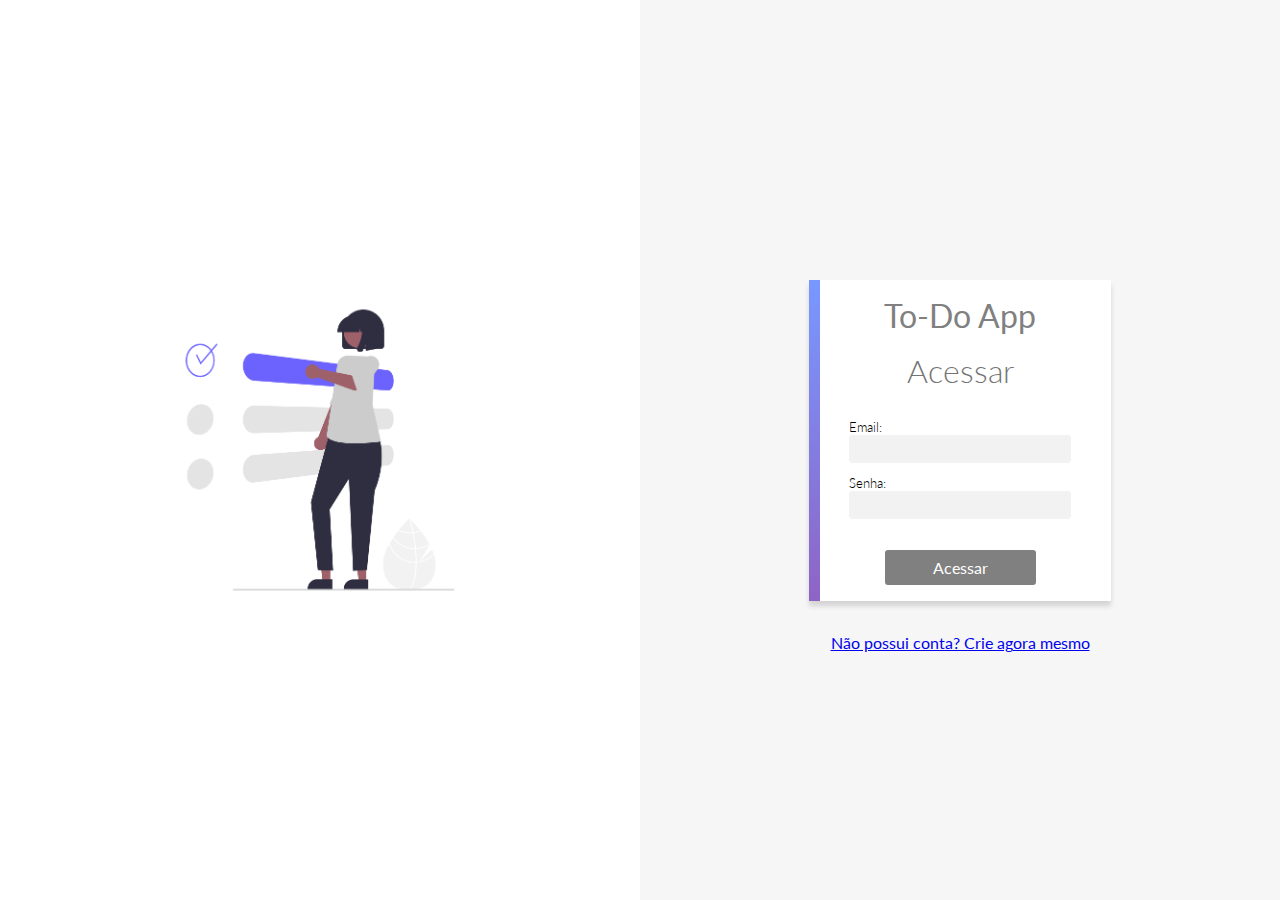
<file: index.html>
<!DOCTYPE html>
<html lang="pt-BR">
<head>
  <meta charset="UTF-8">
  <meta http-equiv="X-UA-Compatible" content="IE=edge">
  <meta name="viewport" content="width=device-width, initial-scale=1.0">
  <title>To-Do App</title>
  <link rel="stylesheet" href="styles/acesso.css">
</head>

<body>
  <div class="left">
    <img src="./assets/pessoa-login.png" alt="">
  </div>

  <div class="right">
    <form>
      <div class="form-header">
        <p>To-Do App</p>
      </div>
      <h1>Acessar</h1>
      <label>
        Email:
        <input type="text" id="inputEmail" name="email">
        <p id="email-error">Insira um email válido!</p>

      </label>
      <label>
        Senha:
        <input id="inputPassword" type="password" name="password">
        <p id="password-error">Insira uma senha válida!</p>
      </label>

      <button type="submit" id="botao" name="button">Acessar</button>
      <p id="incorrect-error">E-mail ou senha incorreta!</p>
    </form>
    <div class="ingressar">
      <a href="signup.html">Não possui conta? Crie agora mesmo</a>
    </div>
  </div>

  <script src="./scripts/index.js"></script>
</body>

</html>
</file>
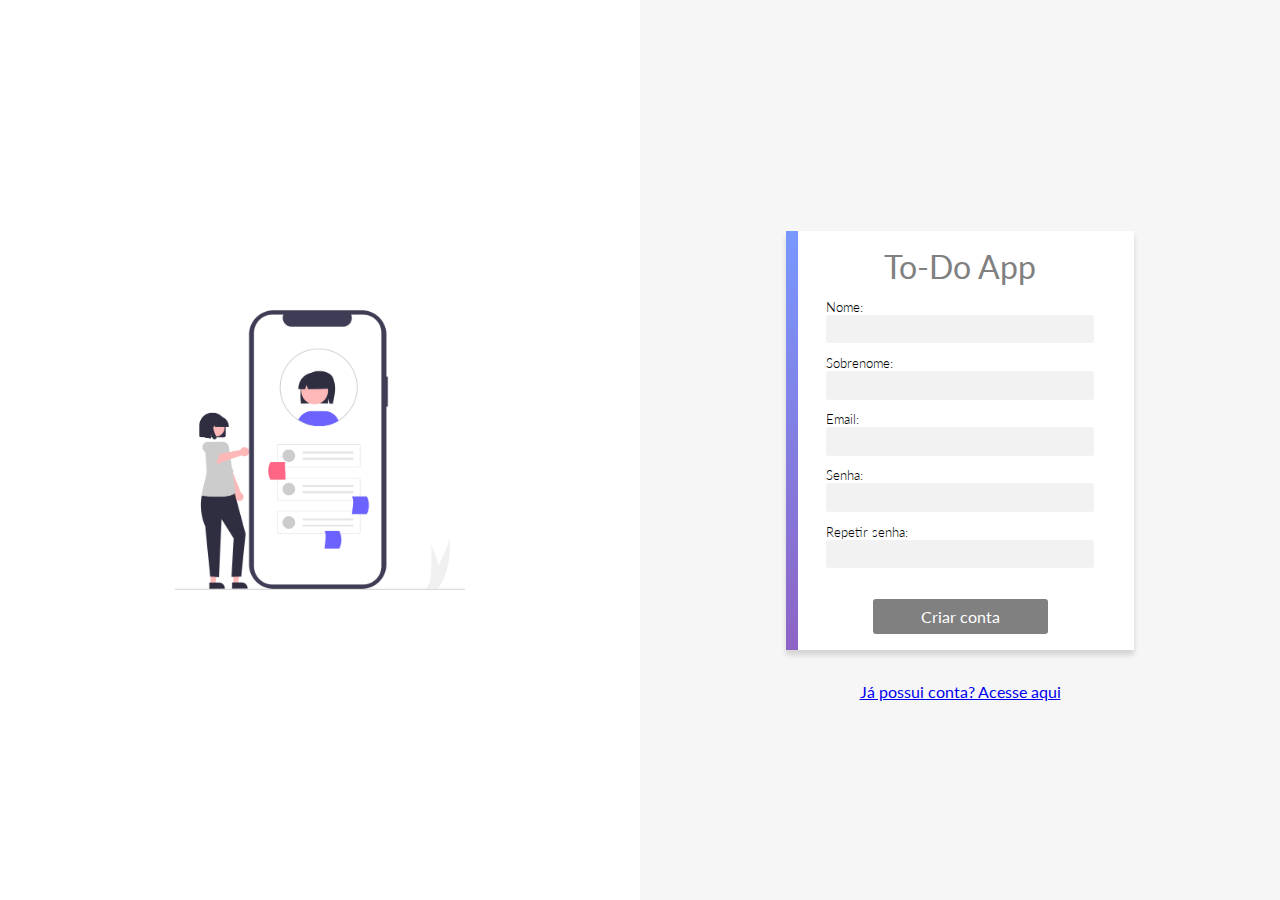
<file: signup.html>
<!DOCTYPE html>
<html lang="pt-BR">

<head>
  <meta charset="UTF-8">
  <meta http-equiv="X-UA-Compatible" content="IE=edge">
  <meta name="viewport" content="width=device-width, initial-scale=1.0">
  <title>To-Do App</title>
  <link rel="stylesheet" href="styles/acesso.css">
  <link rel="stylesheet" href="/styles/signup.css">
</head>

<body>

  <div class="left">
    <img src="./assets/pessoa-signup.png" alt="">
  </div>
  <div class="right">
    <form>
      <div class="form-header">
        <p>To-Do App</p>
      </div>

      <label>
        Nome:
        <input id="nome" type="text" name="nome">
        <p id="nome-error">Insira seu nome</p>
      </label>
      <label>
        Sobrenome:
        <input id="sobrenome" type="text" name="sobrenome">
        <p id="sobrenome-error">Insira seu sobrenome</p>
      </label>
      <label>
        Email:
        <input id="email" type="email" name="email">
        <p id="email-error">Insira um email válido!</p>
      </label>
      <label>
        Senha:
        <input id="password" type="password" name="password">
        <p id="senha-error">Insira uma senha!</p>
      </label>
      <label>
        Repetir senha:
        <input id="password-repeat" type="password" name="password-repeat">
        <p id="senha-repeat-error">Repita sua senha!</p>
      </label>

      <button type="submit" id="botao" name="button">Criar conta</button>

    </form>
    <div class="ingressar">
      <a href="index.html">Já possui conta? Acesse aqui</a>
    </div>
  </div>
<script src="/scripts/signup.js"></script>
</body>

</html>
</file>
<file: styles/acesso.css>
@import url('./common.css');
*{
  box-sizing: border-box;
  margin: 0;
  padding: 0;
}

body{
  display: flex;
}

h1 {
  color: rgb(116, 116, 116);
  font-weight: 300;
  margin: .5em 0;
}

form {
  position: relative;
  max-width: 26em;
  background-color: white;
  display: flex;
  align-items: center;
  flex-direction: column;
  margin: 2em auto;
  box-shadow: 0 5px 5px lightgrey;
  padding: 1em 2.5em;
  box-sizing: border-box;
}

form:after {
  position: absolute;
  content: '';
  width: .7em;
  height: 100%;
  top: 0;
  left: 0;
  background: linear-gradient(var(--primary), var(--secondary));
}


input {
  width: 100%;
  padding: .4em .5em;
  background-color: var(--app-grey);
  border: 1px solid var(--app-grey);
  border-radius: .2em;
}

input:focus {
  outline: none;
  border: 1px solid lightgrey;
}

label {
  width: 100%;
  font-weight: 300;
  margin-bottom: -.1em;
  margin-top: 1em;
  font-size: .8em;
}

button {
  padding: .5em 3em;
  background-color: var(--primary);
  color: white;
  margin-top: 2em;
  font-weight: 400;
  font-size: 1em;
}

.form-header {
  color: grey;
  font-size: 2em;
}
.ingressar{
  text-align: center;
}
.left{
  width: 50%;  
  background-color: white;
  text-align: center;
  display: flex;
  align-items: center;
  justify-content: center;
}
.left img{
  width:60%;
}
.right{
  width: 50%;
  display: flex;
  flex-direction: column;
  align-items: center;
  justify-content: center;
}

#email-error{
  color: red;
  font-size: 0.8em;
  display: none;
}

#password-error{
  color: red;
  font-size: 0.8em;
  display: none;
}

#incorrect-error{
  color: red;
  font-size: 0.8em;
  display: none;
}
</file>
<file: styles/signup.css>
#nome-error{
    color: red;
  font-size: 0.8em;
  display: none;
}

#sobrenome-error{
    color: red;
    font-size: 0.8em;
    display: none;
}

#email-error{
    color: red;
    font-size: 0.8em;
    display: none;
}

#senha-error{
    color: red;
    font-size: 0.8em;
    display: none;
}

#senha-repeat-error{
    color: red;
    font-size: 0.8em;
    display: none;
}
</file>
